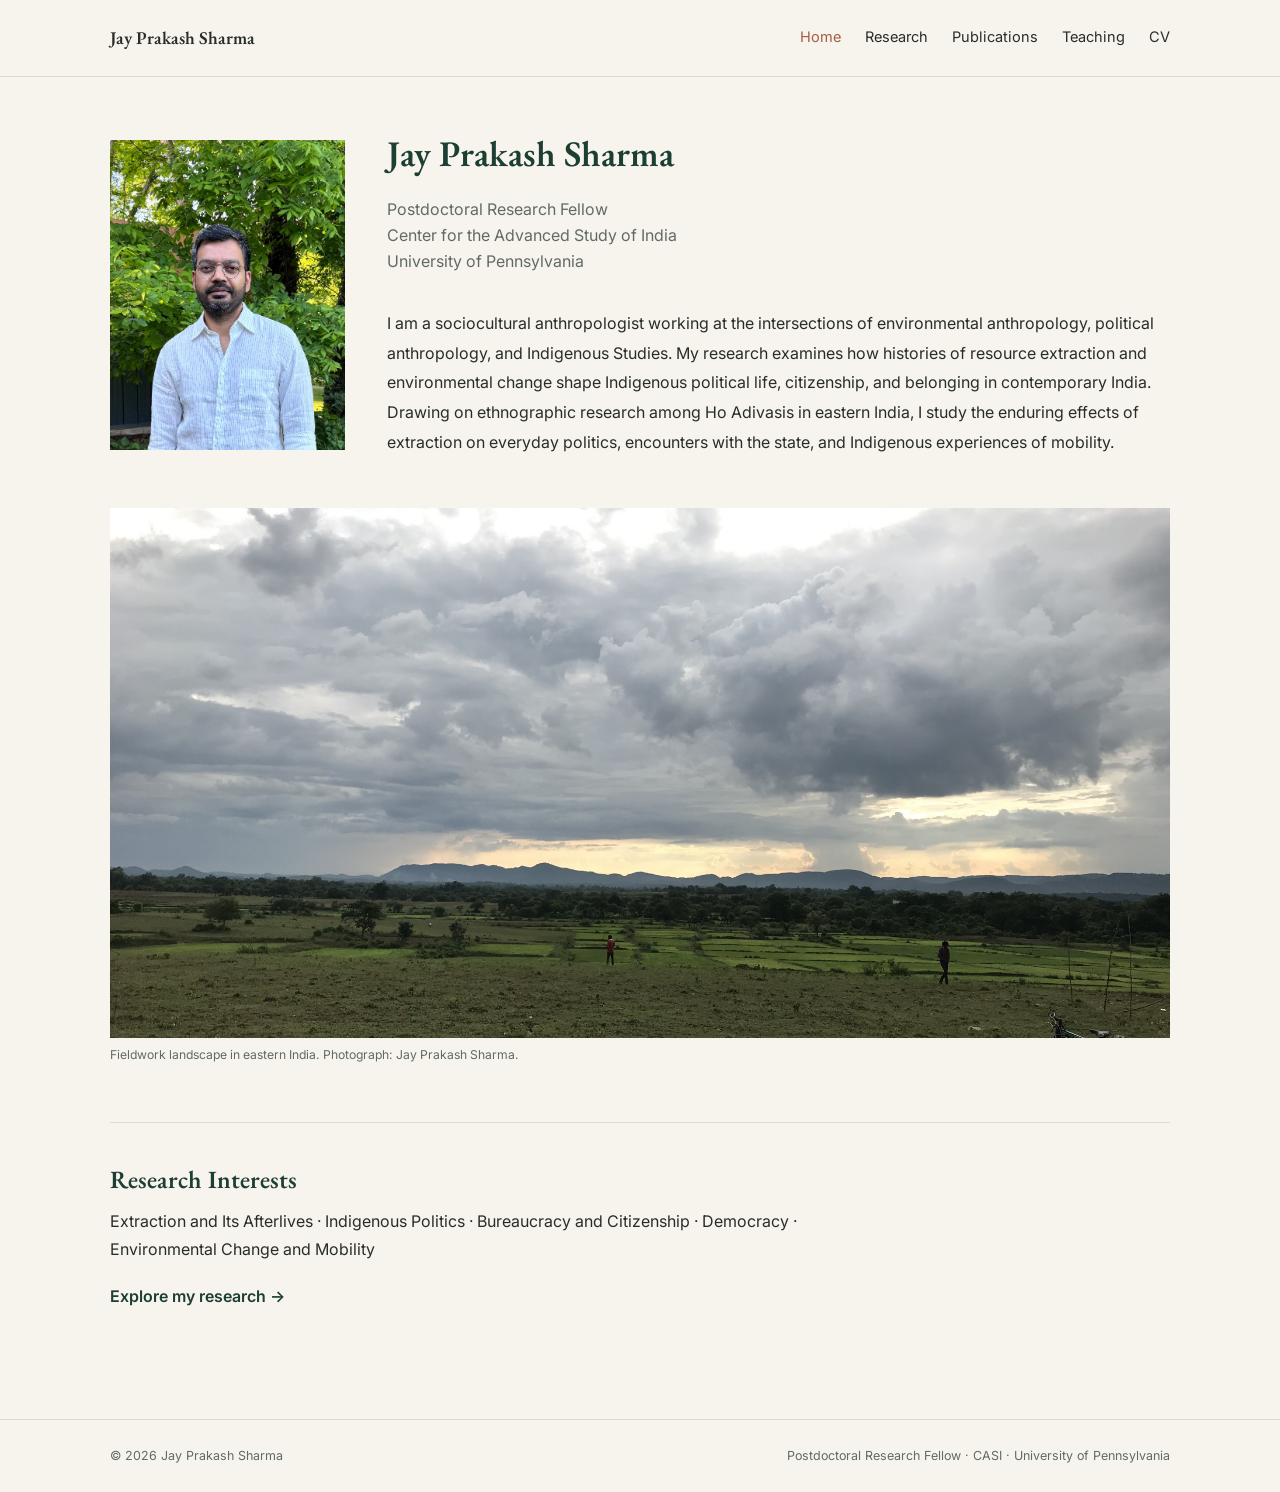
<file: index.html>
<!doctype html>
<html lang="en"><head><meta charset="utf-8"><meta name="viewport" content="width=device-width, initial-scale=1"><meta name="description" content="Sociocultural anthropology, extraction, Indigenous politics and citizenship in India."><title>Home | Jay Prakash Sharma</title><link rel="stylesheet" href="styles.css"></head>
<body><header class="site-header"><nav class="nav" aria-label="Main navigation"><a class="brand" href="index.html">Jay Prakash Sharma</a><div class="nav-links"><a href="index.html" class="active" aria-current="page">Home</a>
<a href="research.html">Research</a>
<a href="publications.html">Publications</a>
<a href="teaching.html">Teaching</a>
<a href="cv.html">CV</a></div></nav></header>
<main><section class="home-hero"><figure class="profile-photo"><img src="profile.jpg" alt="Portrait of Jay Prakash Sharma" width="240" height="350"></figure><div class="home-intro"><h1>Jay Prakash Sharma</h1><p class="affiliation">Postdoctoral Research Fellow<br>Center for the Advanced Study of India<br>University of Pennsylvania</p><p class="lead">I am a sociocultural anthropologist working at the intersections of environmental anthropology, political anthropology, and Indigenous Studies. My research examines how histories of resource extraction and environmental change shape Indigenous political life, citizenship, and belonging in contemporary India. Drawing on ethnographic research among Ho Adivasis in eastern India, I study the enduring effects of extraction on everyday politics, encounters with the state, and Indigenous experiences of mobility.</p></div></section>
<figure class="fieldwork-photo home-photo"><img src="IMG_8497.jpg" alt="Fields and distant hills beneath a cloudy sky in eastern India"><figcaption>Fieldwork landscape in eastern India. Photograph: Jay Prakash Sharma.</figcaption></figure>
<section class="interests"><h2>Research Interests</h2><p>Extraction and Its Afterlives · Indigenous Politics · Bureaucracy and Citizenship · Democracy · Environmental Change and Mobility</p><p><a class="text-link" href="research.html">Explore my research →</a></p></section></main><footer><div class="footer-inner"><div>© 2026 Jay Prakash Sharma</div><div>Postdoctoral Research Fellow · CASI · University of Pennsylvania</div></div></footer></body></html>
</file>
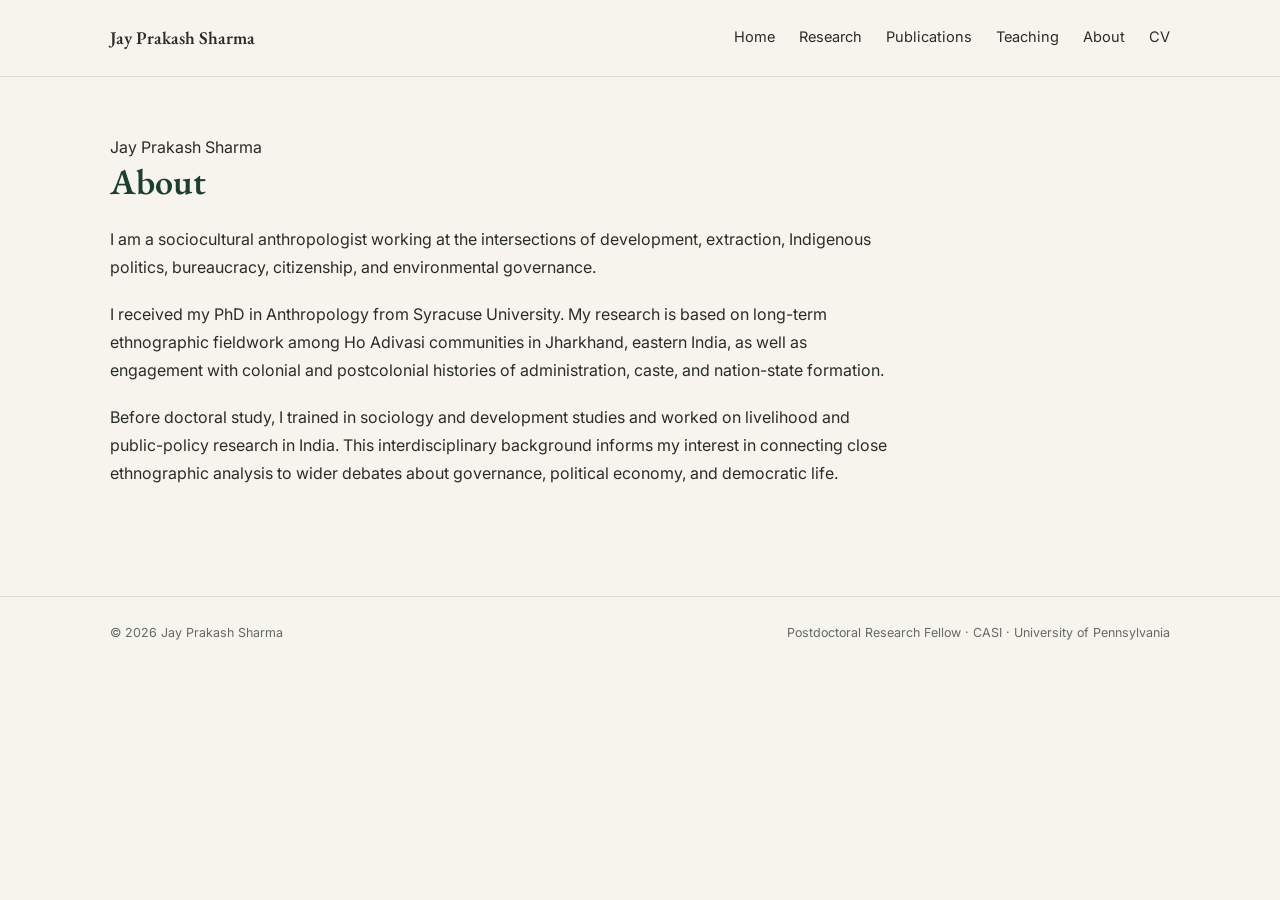
<file: about.html>
<!doctype html>
<html lang="en">
<head>
  <meta charset="utf-8">
  <meta name="viewport" content="width=device-width, initial-scale=1">
  <title>About | Jay Prakash Sharma</title>
  <link rel="stylesheet" href="styles.css">
</head>
<body>

<header class="site-header">
  <nav class="nav">
    <a class="brand" href="index.html">Jay Prakash Sharma</a>
    <div class="nav-links">
      <a href="index.html">Home</a>
      <a href="research.html">Research</a>
      <a href="publications.html">Publications</a>
      <a href="teaching.html">Teaching</a>
      <a href="about.html">About</a>
      <a href="cv.html">CV</a>
    </div>
  </nav>
</header>

<main>
  <section class="page-header">
    <div class="eyebrow">Jay Prakash Sharma</div>
    <h1>About</h1>
  </section>
  <section class="section">
    
<div class="prose">
  <p class="section-intro">I am a sociocultural anthropologist working at the intersections of development, extraction, Indigenous politics, bureaucracy, citizenship, and environmental governance.</p>
  <p>I received my PhD in Anthropology from Syracuse University. My research is based on long-term ethnographic fieldwork among Ho Adivasi communities in Jharkhand, eastern India, as well as engagement with colonial and postcolonial histories of administration, caste, and nation-state formation.</p>
  <p>Before doctoral study, I trained in sociology and development studies and worked on livelihood and public-policy research in India. This interdisciplinary background informs my interest in connecting close ethnographic analysis to wider debates about governance, political economy, and democratic life.</p>
</div>

  </section>
</main>

<footer>
  <div class="footer-inner">
    <div>© 2026 Jay Prakash Sharma</div>
    <div>Postdoctoral Research Fellow · CASI · University of Pennsylvania</div>
  </div>
</footer>

</body>
</html>
</file>
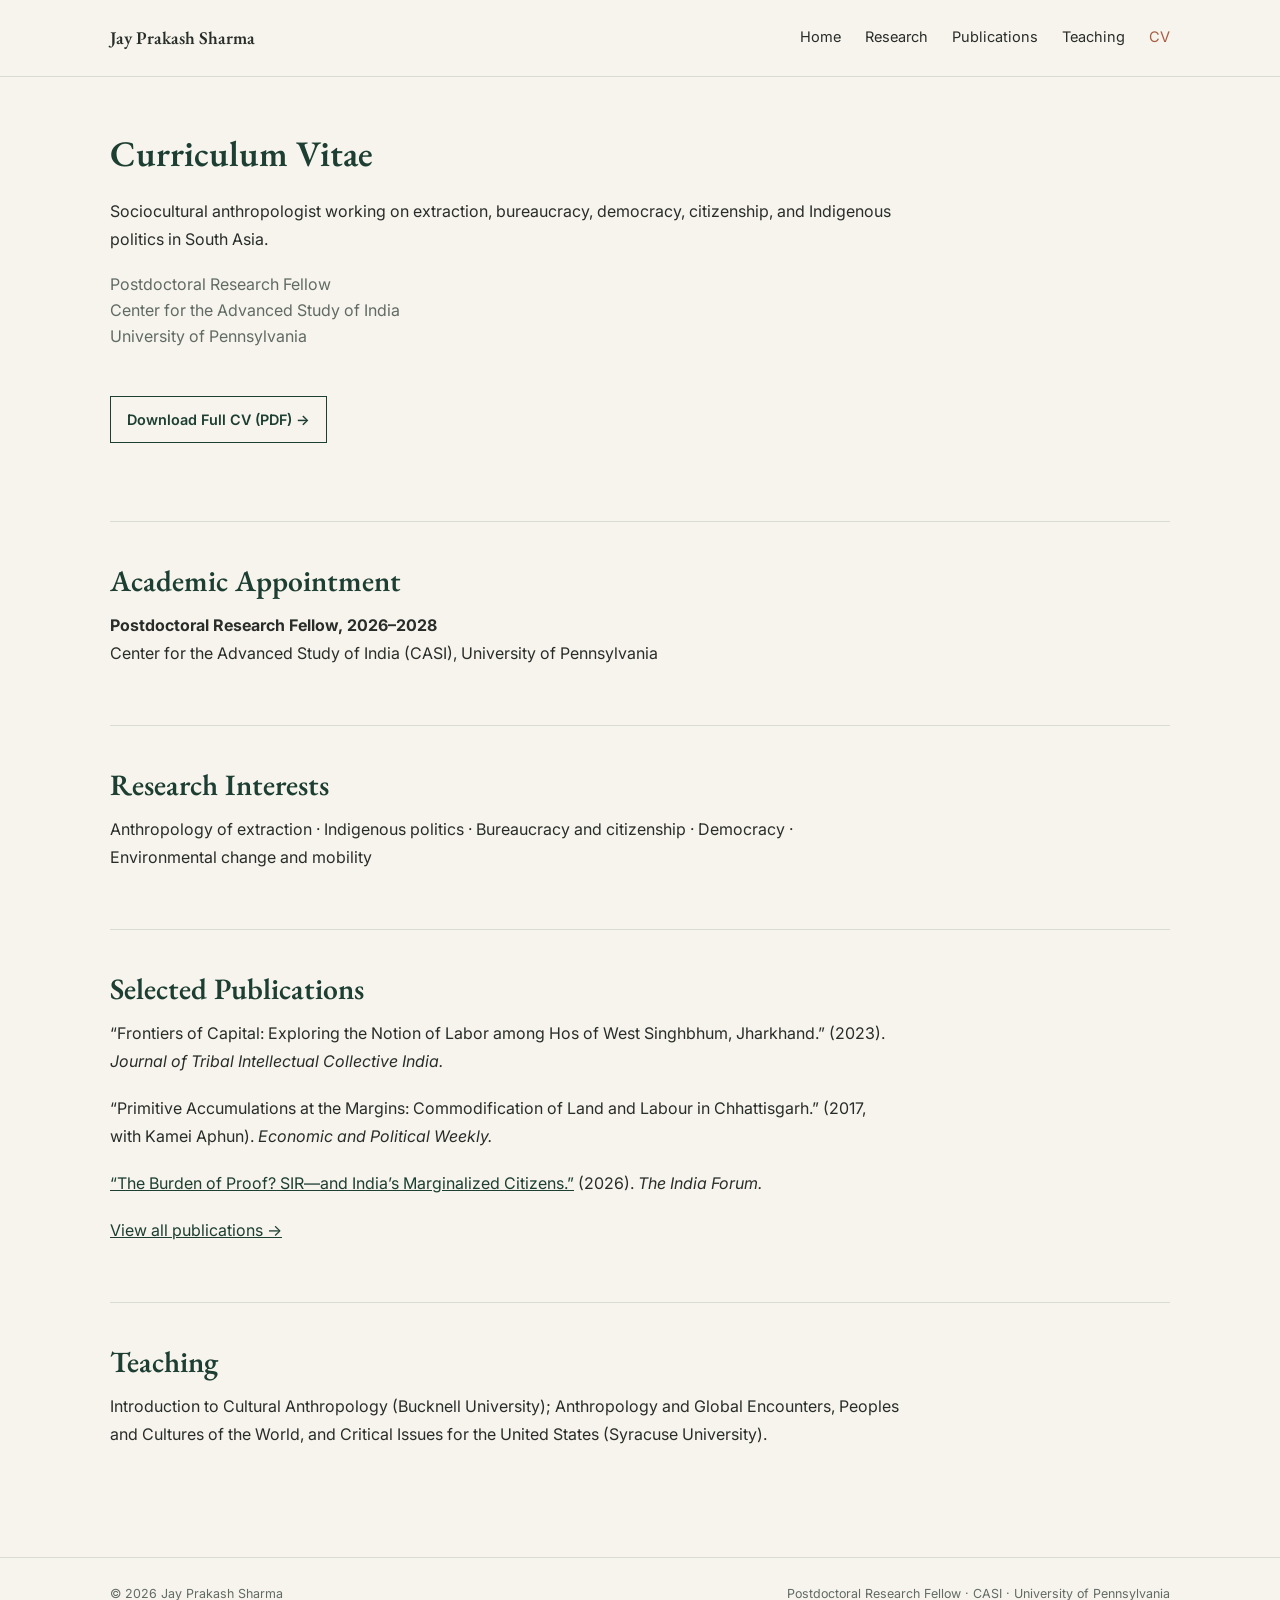
<file: cv.html>
<!doctype html>
<html lang="en"><head><meta charset="utf-8"><meta name="viewport" content="width=device-width, initial-scale=1"><meta name="description" content="CV"><title>CV | Jay Prakash Sharma</title><link rel="stylesheet" href="styles.css"></head>
<body><header class="site-header"><nav class="nav" aria-label="Main navigation"><a class="brand" href="index.html">Jay Prakash Sharma</a><div class="nav-links"><a href="index.html">Home</a>
<a href="research.html">Research</a>
<a href="publications.html">Publications</a>
<a href="teaching.html">Teaching</a>
<a href="cv.html" class="active" aria-current="page">CV</a></div></nav></header>
<main><h1>Curriculum Vitae</h1><p>Sociocultural anthropologist working on extraction, bureaucracy, democracy, citizenship, and Indigenous politics in South Asia.</p><p class="affiliation">Postdoctoral Research Fellow<br>Center for the Advanced Study of India<br>University of Pennsylvania</p><p><a class="cv-download" href="Jay_Prakash_Sharma_CV.pdf" target="_blank" rel="noopener noreferrer">Download Full CV (PDF) →</a></p><section class="page-section"><h2>Academic Appointment</h2><p><strong>Postdoctoral Research Fellow, 2026–2028</strong><br>Center for the Advanced Study of India (CASI), University of Pennsylvania</p></section><section class="page-section"><h2>Research Interests</h2><p>Anthropology of extraction · Indigenous politics · Bureaucracy and citizenship · Democracy · Environmental change and mobility</p></section><section class="page-section"><h2>Selected Publications</h2><p>“Frontiers of Capital: Exploring the Notion of Labor among Hos of West Singhbhum, Jharkhand.” (2023). <em>Journal of Tribal Intellectual Collective India.</em></p><p>“Primitive Accumulations at the Margins: Commodification of Land and Labour in Chhattisgarh.” (2017, with Kamei Aphun). <em>Economic and Political Weekly.</em></p><p><a href="https://www.theindiaforum.in/politics/burden-proof-sir-and-indias-marginalized-citizens">“The Burden of Proof? SIR—and India’s Marginalized Citizens.”</a> (2026). <em>The India Forum.</em></p><p><a href="publications.html">View all publications →</a></p></section><section class="page-section"><h2>Teaching</h2><p>Introduction to Cultural Anthropology (Bucknell University); Anthropology and Global Encounters, Peoples and Cultures of the World, and Critical Issues for the United States (Syracuse University).</p></section></main><footer><div class="footer-inner"><div>© 2026 Jay Prakash Sharma</div><div>Postdoctoral Research Fellow · CASI · University of Pennsylvania</div></div></footer></body></html>
</file>
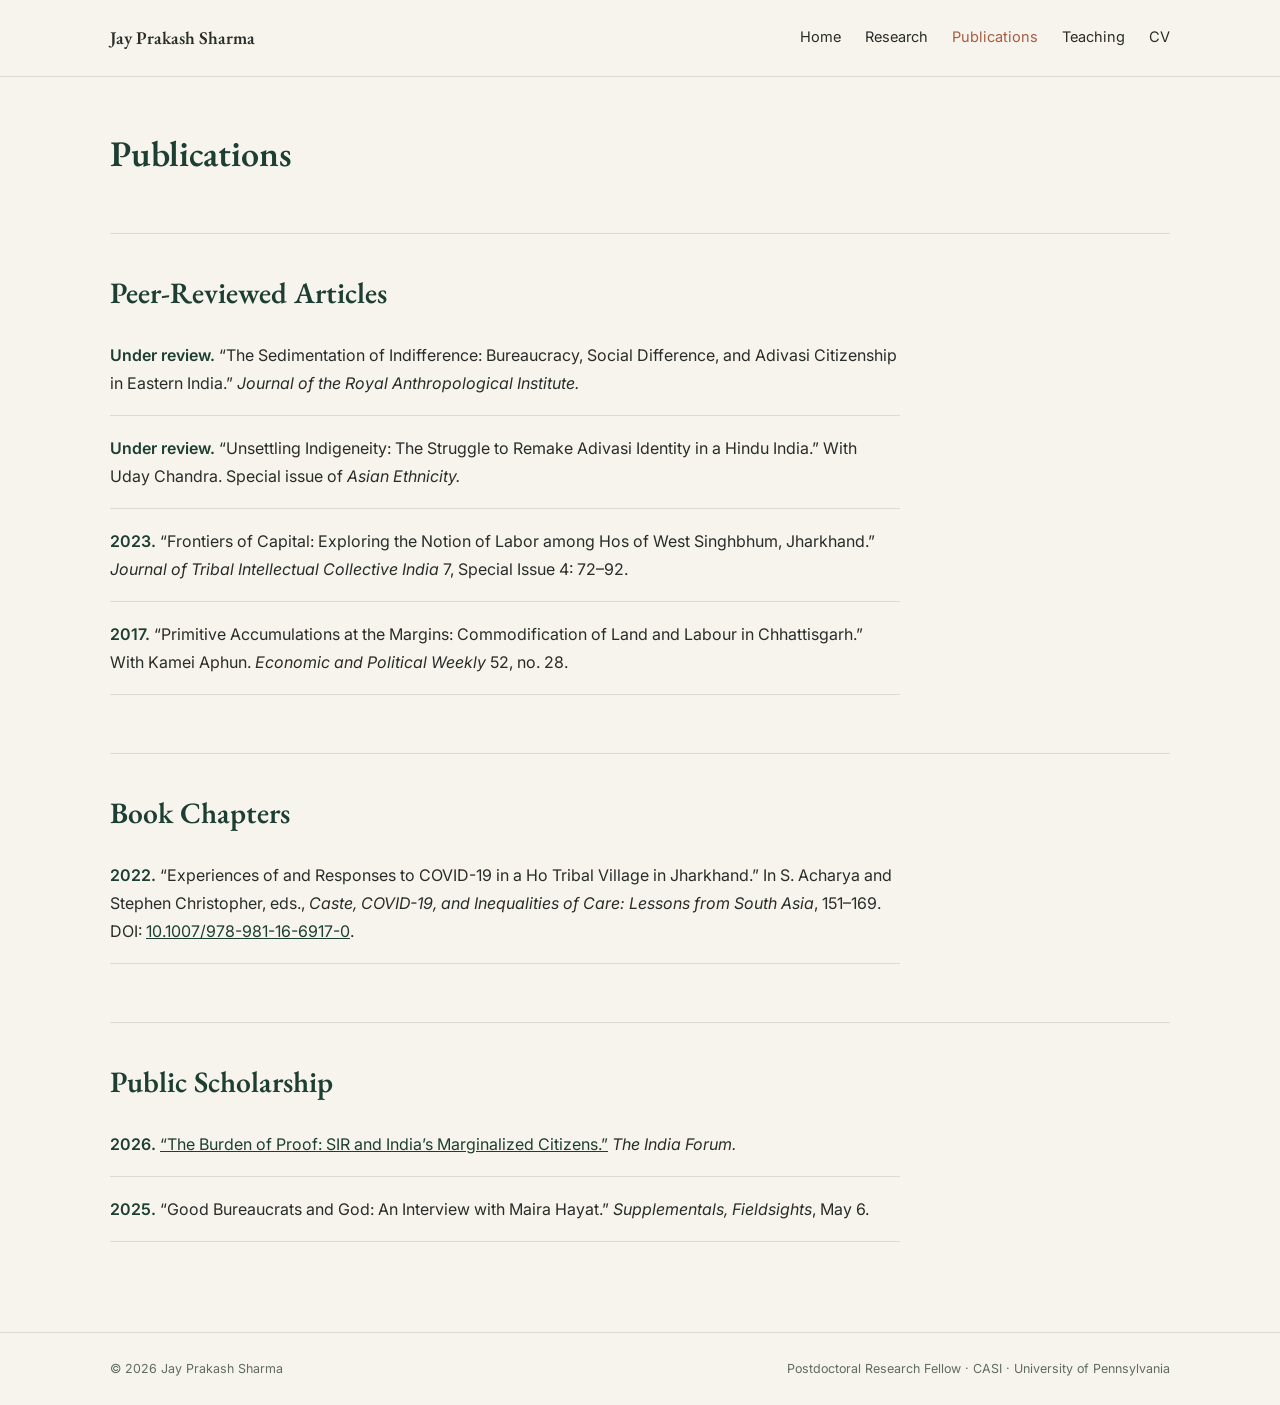
<file: publications.html>
<!doctype html>
<html lang="en"><head><meta charset="utf-8"><meta name="viewport" content="width=device-width, initial-scale=1"><meta name="description" content="Publications"><title>Publications | Jay Prakash Sharma</title><link rel="stylesheet" href="styles.css"></head>
<body><header class="site-header"><nav class="nav" aria-label="Main navigation"><a class="brand" href="index.html">Jay Prakash Sharma</a><div class="nav-links"><a href="index.html">Home</a>
<a href="research.html">Research</a>
<a href="publications.html" class="active" aria-current="page">Publications</a>
<a href="teaching.html">Teaching</a>
<a href="cv.html">CV</a></div></nav></header>
<main><h1>Publications</h1><section class="page-section"><h2>Peer-Reviewed Articles</h2><div class="publication"><p><span class="date">Under review.</span> “The Sedimentation of Indifference: Bureaucracy, Social Difference, and Adivasi Citizenship in Eastern India.” <em>Journal of the Royal Anthropological Institute.</em></p></div><div class="publication"><p><span class="date">Under review.</span> “Unsettling Indigeneity: The Struggle to Remake Adivasi Identity in a Hindu India.” With Uday Chandra. Special issue of <em>Asian Ethnicity.</em></p></div><div class="publication"><p><span class="date">2023.</span> “Frontiers of Capital: Exploring the Notion of Labor among Hos of West Singhbhum, Jharkhand.” <em>Journal of Tribal Intellectual Collective India</em> 7, Special Issue 4: 72–92.</p></div><div class="publication"><p><span class="date">2017.</span> “Primitive Accumulations at the Margins: Commodification of Land and Labour in Chhattisgarh.” With Kamei Aphun. <em>Economic and Political Weekly</em> 52, no. 28.</p></div></section><section class="page-section"><h2>Book Chapters</h2><div class="publication"><p><span class="date">2022.</span> “Experiences of and Responses to COVID-19 in a Ho Tribal Village in Jharkhand.” In S. Acharya and Stephen Christopher, eds., <em>Caste, COVID-19, and Inequalities of Care: Lessons from South Asia</em>, 151–169. DOI: <a href="https://doi.org/10.1007/978-981-16-6917-0">10.1007/978-981-16-6917-0</a>.</p></div></section><section class="page-section"><h2>Public Scholarship</h2><div class="publication"><p><span class="date">2026.</span> <a href="https://www.theindiaforum.in/politics/burden-proof-sir-and-indias-marginalized-citizens">“The Burden of Proof: SIR and India’s Marginalized Citizens.”</a> <em>The India Forum.</em></p></div><div class="publication"><p><span class="date">2025.</span> “Good Bureaucrats and God: An Interview with Maira Hayat.” <em>Supplementals, Fieldsights</em>, May 6.</p></div></section></main><footer><div class="footer-inner"><div>© 2026 Jay Prakash Sharma</div><div>Postdoctoral Research Fellow · CASI · University of Pennsylvania</div></div></footer></body></html>
</file>
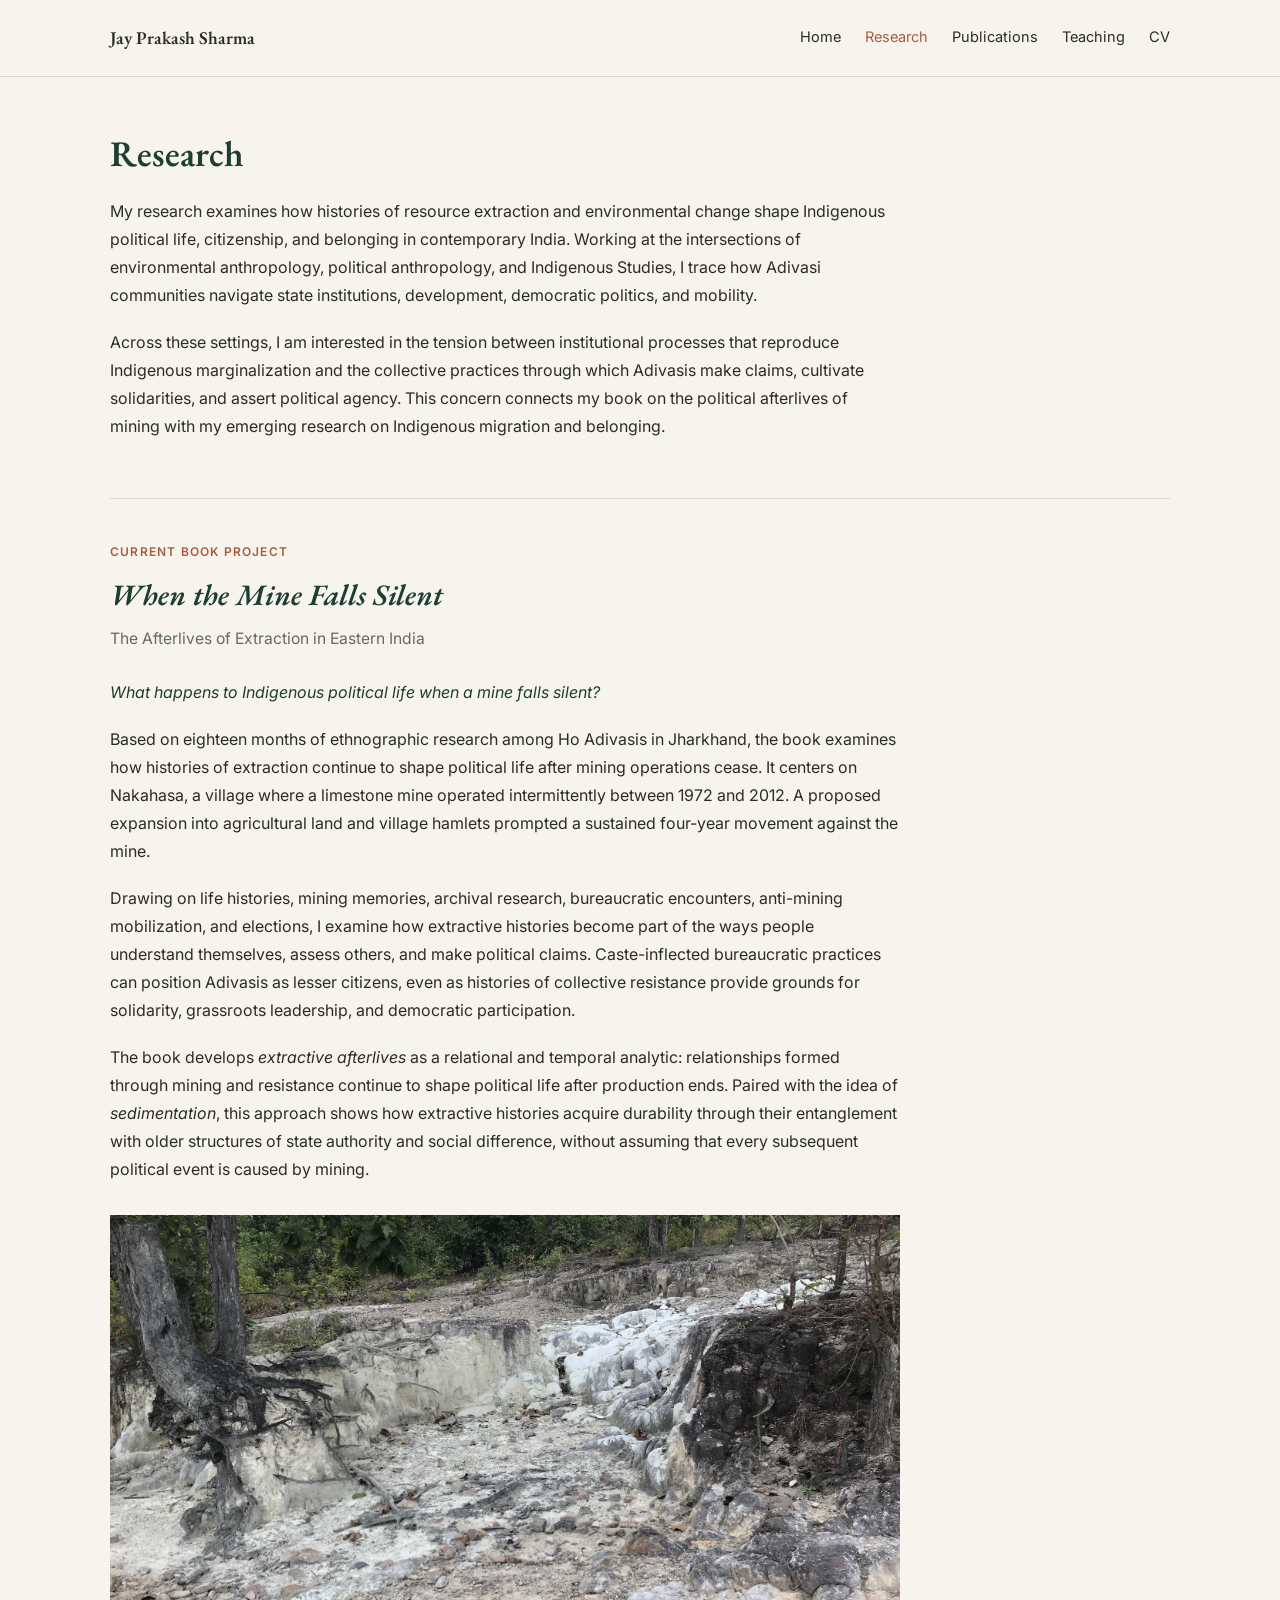
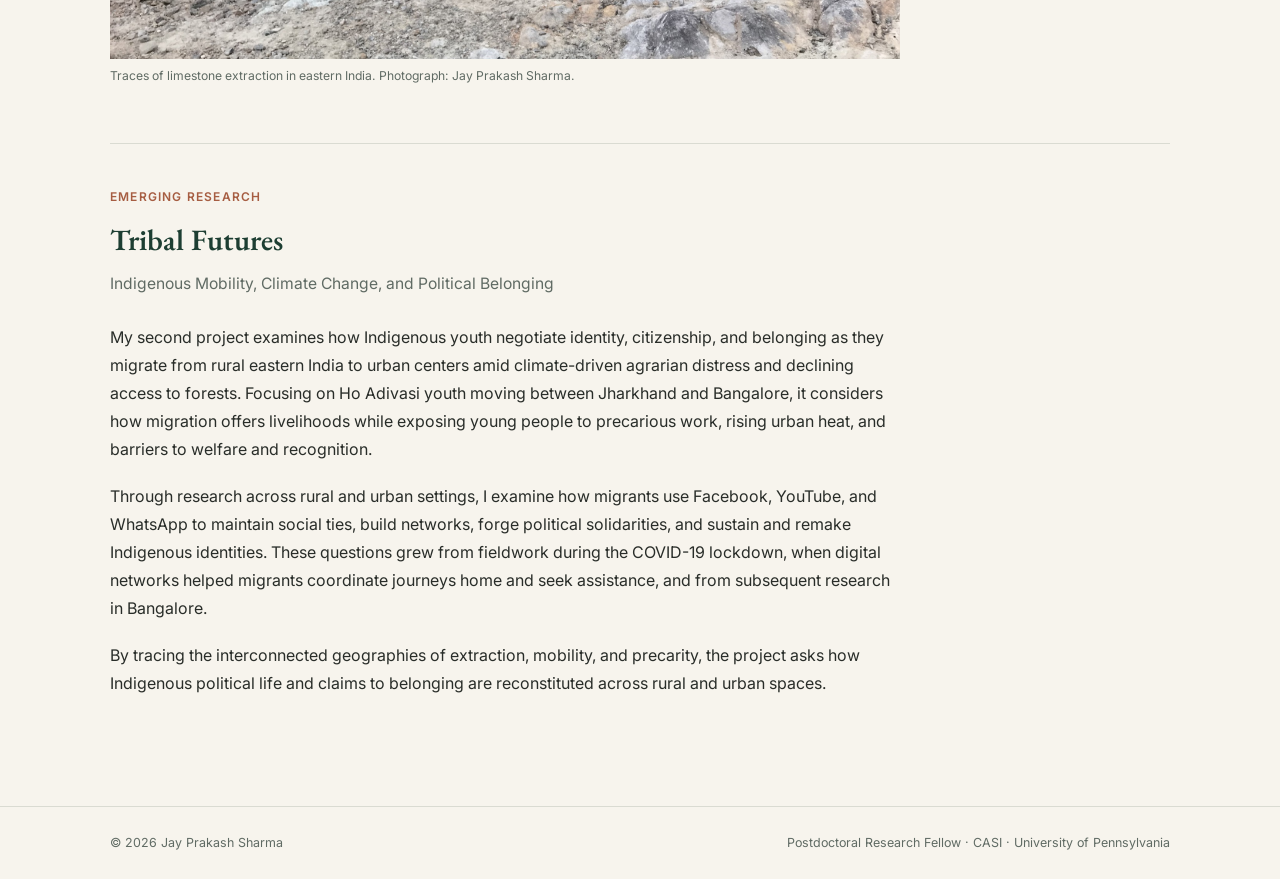
<file: research.html>
<!doctype html>
<html lang="en"><head><meta charset="utf-8"><meta name="viewport" content="width=device-width, initial-scale=1"><meta name="description" content="Research"><title>Research | Jay Prakash Sharma</title><link rel="stylesheet" href="styles.css"></head>
<body><header class="site-header"><nav class="nav" aria-label="Main navigation"><a class="brand" href="index.html">Jay Prakash Sharma</a><div class="nav-links"><a href="index.html">Home</a>
<a href="research.html" class="active" aria-current="page">Research</a>
<a href="publications.html">Publications</a>
<a href="teaching.html">Teaching</a>
<a href="cv.html">CV</a></div></nav></header>
<main><h1>Research</h1><p>My research examines how histories of resource extraction and environmental change shape Indigenous political life, citizenship, and belonging in contemporary India. Working at the intersections of environmental anthropology, political anthropology, and Indigenous Studies, I trace how Adivasi communities navigate state institutions, development, democratic politics, and mobility.</p><p>Across these settings, I am interested in the tension between institutional processes that reproduce Indigenous marginalization and the collective practices through which Adivasis make claims, cultivate solidarities, and assert political agency. This concern connects my book on the political afterlives of mining with my emerging research on Indigenous migration and belonging.</p>
<section class="project"><p class="small-label">Current Book Project</p><h2><em>When the Mine Falls Silent</em></h2><p class="subtitle">The Afterlives of Extraction in Eastern India</p><p class="question">What happens to Indigenous political life when a mine falls silent?</p><p>Based on eighteen months of ethnographic research among Ho Adivasis in Jharkhand, the book examines how histories of extraction continue to shape political life after mining operations cease. It centers on Nakahasa, a village where a limestone mine operated intermittently between 1972 and 2012. A proposed expansion into agricultural land and village hamlets prompted a sustained four-year movement against the mine.</p><p>Drawing on life histories, mining memories, archival research, bureaucratic encounters, anti-mining mobilization, and elections, I examine how extractive histories become part of the ways people understand themselves, assess others, and make political claims. Caste-inflected bureaucratic practices can position Adivasis as lesser citizens, even as histories of collective resistance provide grounds for solidarity, grassroots leadership, and democratic participation.</p><p>The book develops <em>extractive afterlives</em> as a relational and temporal analytic: relationships formed through mining and resistance continue to shape political life after production ends. Paired with the idea of <em>sedimentation</em>, this approach shows how extractive histories acquire durability through their entanglement with older structures of state authority and social difference, without assuming that every subsequent political event is caused by mining.</p><figure class="fieldwork-photo mine-photo"><img src="IMG_9911.jpg" alt="Exposed limestone and trees at a former mining site in eastern India" loading="lazy"><figcaption>Traces of limestone extraction in eastern India. Photograph: Jay Prakash Sharma.</figcaption></figure></section>
<section class="project"><p class="small-label">Emerging Research</p><h2>Tribal Futures</h2><p class="subtitle">Indigenous Mobility, Climate Change, and Political Belonging</p><p>My second project examines how Indigenous youth negotiate identity, citizenship, and belonging as they migrate from rural eastern India to urban centers amid climate-driven agrarian distress and declining access to forests. Focusing on Ho Adivasi youth moving between Jharkhand and Bangalore, it considers how migration offers livelihoods while exposing young people to precarious work, rising urban heat, and barriers to welfare and recognition.</p><p>Through research across rural and urban settings, I examine how migrants use Facebook, YouTube, and WhatsApp to maintain social ties, build networks, forge political solidarities, and sustain and remake Indigenous identities. These questions grew from fieldwork during the COVID-19 lockdown, when digital networks helped migrants coordinate journeys home and seek assistance, and from subsequent research in Bangalore.</p><p>By tracing the interconnected geographies of extraction, mobility, and precarity, the project asks how Indigenous political life and claims to belonging are reconstituted across rural and urban spaces.</p></section></main><footer><div class="footer-inner"><div>© 2026 Jay Prakash Sharma</div><div>Postdoctoral Research Fellow · CASI · University of Pennsylvania</div></div></footer></body></html>
</file>
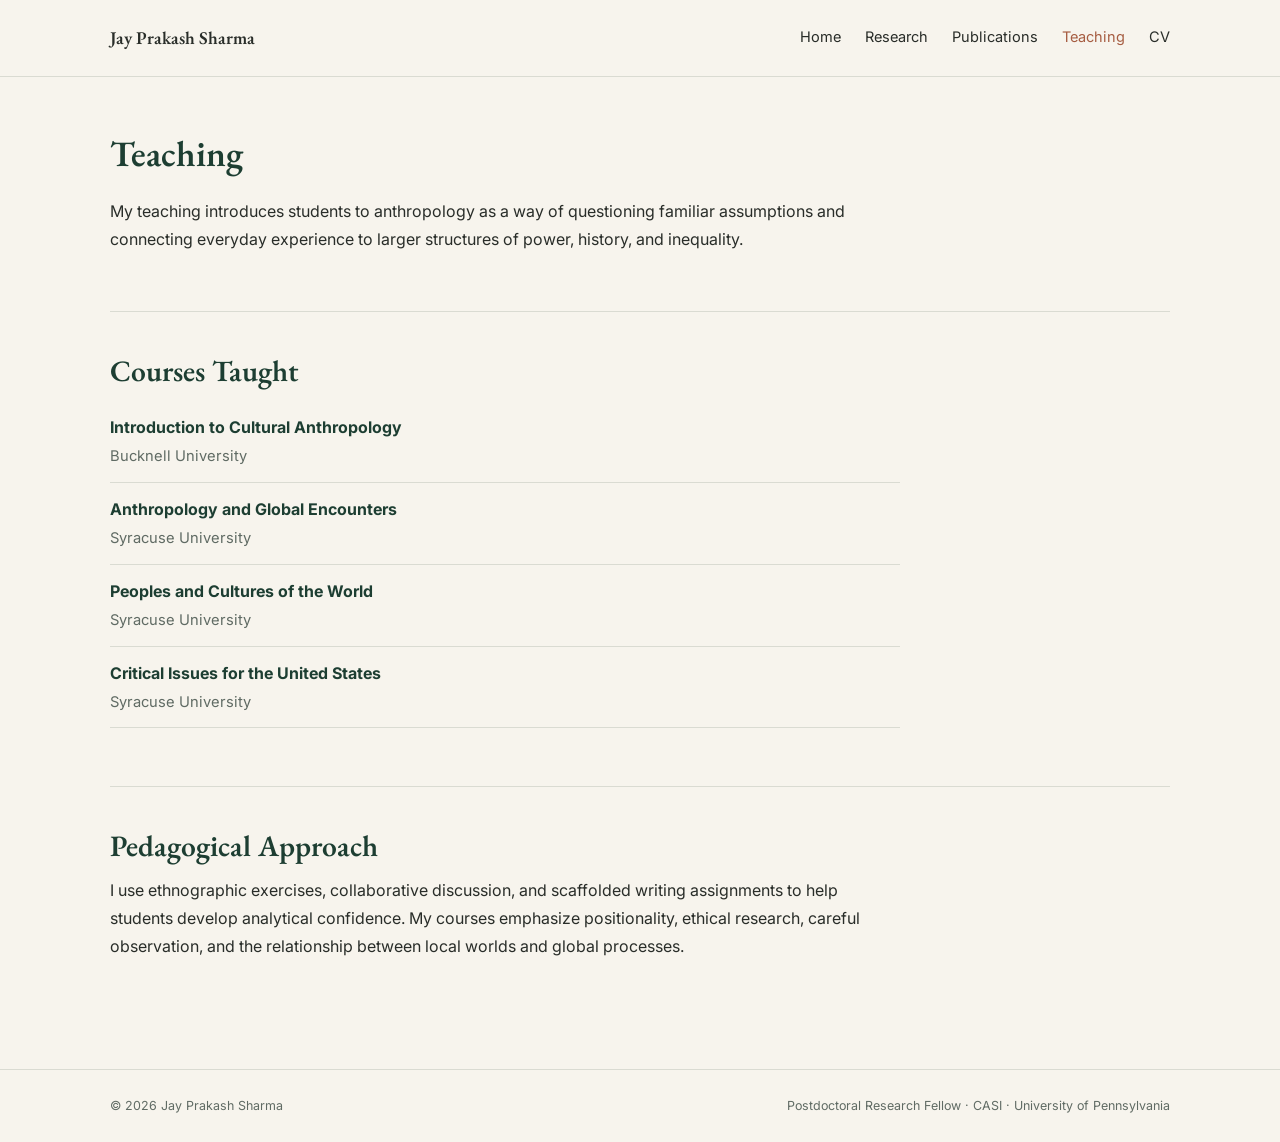
<file: teaching.html>
<!doctype html>
<html lang="en"><head><meta charset="utf-8"><meta name="viewport" content="width=device-width, initial-scale=1"><meta name="description" content="Teaching"><title>Teaching | Jay Prakash Sharma</title><link rel="stylesheet" href="styles.css"></head>
<body><header class="site-header"><nav class="nav" aria-label="Main navigation"><a class="brand" href="index.html">Jay Prakash Sharma</a><div class="nav-links"><a href="index.html">Home</a>
<a href="research.html">Research</a>
<a href="publications.html">Publications</a>
<a href="teaching.html" class="active" aria-current="page">Teaching</a>
<a href="cv.html">CV</a></div></nav></header>
<main><h1>Teaching</h1><p>My teaching introduces students to anthropology as a way of questioning familiar assumptions and connecting everyday experience to larger structures of power, history, and inequality.</p><section class="page-section"><h2>Courses Taught</h2><div class="course"><strong>Introduction to Cultural Anthropology</strong><span>Bucknell University</span></div><div class="course"><strong>Anthropology and Global Encounters</strong><span>Syracuse University</span></div><div class="course"><strong>Peoples and Cultures of the World</strong><span>Syracuse University</span></div><div class="course"><strong>Critical Issues for the United States</strong><span>Syracuse University</span></div></section><section class="page-section"><h2>Pedagogical Approach</h2><p>I use ethnographic exercises, collaborative discussion, and scaffolded writing assignments to help students develop analytical confidence. My courses emphasize positionality, ethical research, careful observation, and the relationship between local worlds and global processes.</p></section></main><footer><div class="footer-inner"><div>© 2026 Jay Prakash Sharma</div><div>Postdoctoral Research Fellow · CASI · University of Pennsylvania</div></div></footer></body></html>
</file>
<file: styles.css>
@import url('https://fonts.googleapis.com/css2?family=EB+Garamond:wght@400;500;600;700&family=Inter:wght@400;500;600&display=swap');
:root{--bg:#f7f4ed;--ink:#292d29;--green:#1d3e32;--muted:#606b64;--accent:#a65d42;--line:#dadbd2;--width:1060px;--reading:790px}
*{box-sizing:border-box}html{scroll-behavior:smooth}body{margin:0;background:var(--bg);color:var(--ink);font-family:Inter,Arial,sans-serif;font-size:16px;line-height:1.75}a{color:var(--green)}a:hover{color:var(--accent)}
h1,h2,h3,.brand{font-family:'EB Garamond',Georgia,serif;color:var(--green);font-weight:600;line-height:1.18}h1{font-size:clamp(1.95rem,3vw,2.25rem);margin:0 0 22px}h2{font-size:clamp(1.55rem,2.5vw,1.85rem);margin:0 0 12px}h3{font-size:1.4rem;margin:0 0 10px}p{margin:0 0 19px}main{width:min(var(--width),calc(100% - 64px));margin:0 auto;padding:56px 0 90px}main p{max-width:var(--reading)}
.site-header{border-bottom:1px solid var(--line);background:var(--bg)}.nav{width:min(var(--width),calc(100% - 64px));min-height:76px;margin:auto;display:flex;align-items:center;justify-content:space-between;gap:24px}.brand{font-size:1.12rem;text-decoration:none;color:var(--ink)}.nav-links{display:flex;gap:24px;flex-wrap:wrap}.nav-links a{font-size:.91rem;text-decoration:none;color:var(--ink)}.nav-links a.active,.nav-links a:hover{color:var(--accent)}
.home-intro{max-width:var(--reading)}.affiliation{color:var(--muted);line-height:1.6;margin:0 0 35px}.lead{font-size:1rem;line-height:1.85}.interests,.project,.page-section{margin-top:58px;padding-top:42px;border-top:1px solid var(--line)}.interests h2{font-size:1.55rem}.interests p{max-width:var(--reading)}.small-label{font-size:.75rem;font-weight:600;letter-spacing:.1em;text-transform:uppercase;color:var(--accent);margin-bottom:16px}.project h2{font-size:1.85rem}.subtitle{color:var(--muted);font-size:.98rem;margin:0 0 25px}.question{font-style:italic;color:var(--green)}.text-link{font-weight:600;text-decoration:none}
.fieldwork-photo{margin:32px 0 38px;max-width:var(--reading)}.fieldwork-photo img{display:block;width:100%;height:auto;object-fit:cover}.home-photo img{aspect-ratio:16/8;object-position:center 58%}.mine-photo img{aspect-ratio:16/9;object-position:center}.fieldwork-photo figcaption{font-size:.76rem;color:var(--muted);margin-top:8px;line-height:1.5}
.publication{max-width:var(--reading);padding:18px 0;border-bottom:1px solid var(--line)}.publication p{margin:0}.publication .date{color:var(--green);font-weight:600}.course{max-width:var(--reading);padding:12px 0;border-bottom:1px solid var(--line)}.course strong{display:block;color:var(--green)}.course span{color:var(--muted);font-size:.92rem}.cv-download{display:inline-block;border:1px solid var(--green);padding:10px 16px;text-decoration:none;font-size:.9rem;font-weight:600;margin:12px 0 20px}.cv-download:hover{background:var(--green);color:white}footer{border-top:1px solid var(--line);color:var(--muted);font-size:.78rem}.footer-inner{width:min(var(--width),calc(100% - 64px));margin:auto;padding:25px 0;display:flex;justify-content:space-between;gap:18px;flex-wrap:wrap}
@media(max-width:650px){.nav{padding:18px 0;align-items:flex-start;flex-direction:column;gap:9px}.nav-links{gap:9px 17px}main{padding:42px 0 65px}.interests,.project,.page-section{margin-top:38px;padding-top:30px}.home-photo img,.mine-photo img{aspect-ratio:4/3}.footer-inner,.nav,main{width:calc(100% - 40px)}}

/* Original profile photograph beside homepage introduction */
.home-hero{display:grid;grid-template-columns:minmax(0,1fr) 255px;align-items:start;gap:52px;max-width:var(--width)}
.home-hero .home-intro{min-width:0}
.profile-photo{margin:0;align-self:start}
.profile-photo img{display:block;width:100%;height:320px;object-fit:cover;object-position:center 28%;border-radius:0}
@media(max-width:750px){.home-hero{grid-template-columns:1fr;gap:24px}.profile-photo{max-width:230px}.profile-photo img{height:285px}}

/* Homepage portrait on left, slightly reduced and aligned with biography */
.home-hero{display:grid;grid-template-columns:235px minmax(0,1fr);gap:42px;align-items:start;max-width:var(--width)}
.home-hero .home-intro{min-width:0;max-width:none}
.home-hero .home-intro p{max-width:none}
.profile-photo{margin:0;width:235px;align-self:start}
.profile-photo img{display:block;width:235px;height:310px;object-fit:cover;object-position:center 43%;border-radius:0}
.home-hero h1{margin-top:0}
.home-photo{max-width:var(--width)}
@media(max-width:750px){.home-hero{grid-template-columns:1fr;gap:24px}.profile-photo{width:205px}.profile-photo img{width:205px;height:305px}}

/* Portrait top aligns with heading; shorter frame ends near biography */
@media(min-width:751px){.profile-photo{margin-top:7px}}
</file>
